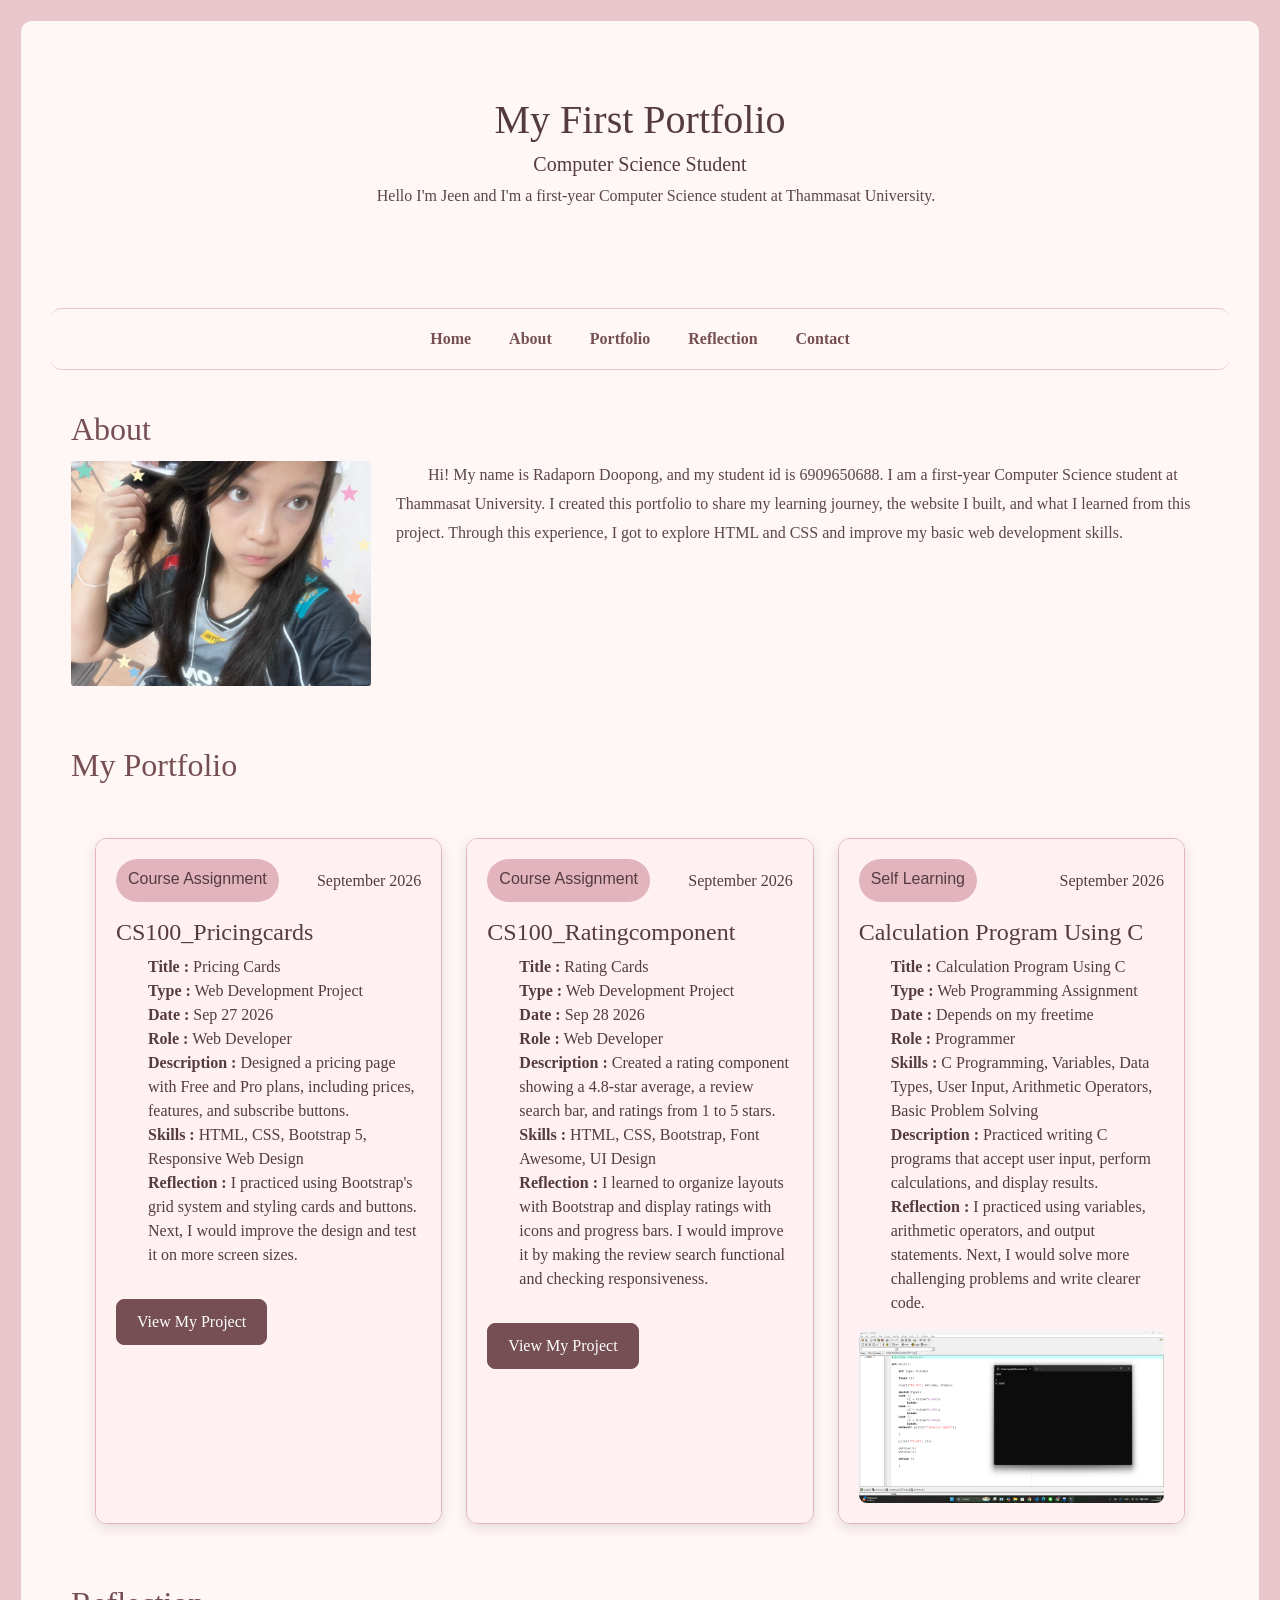
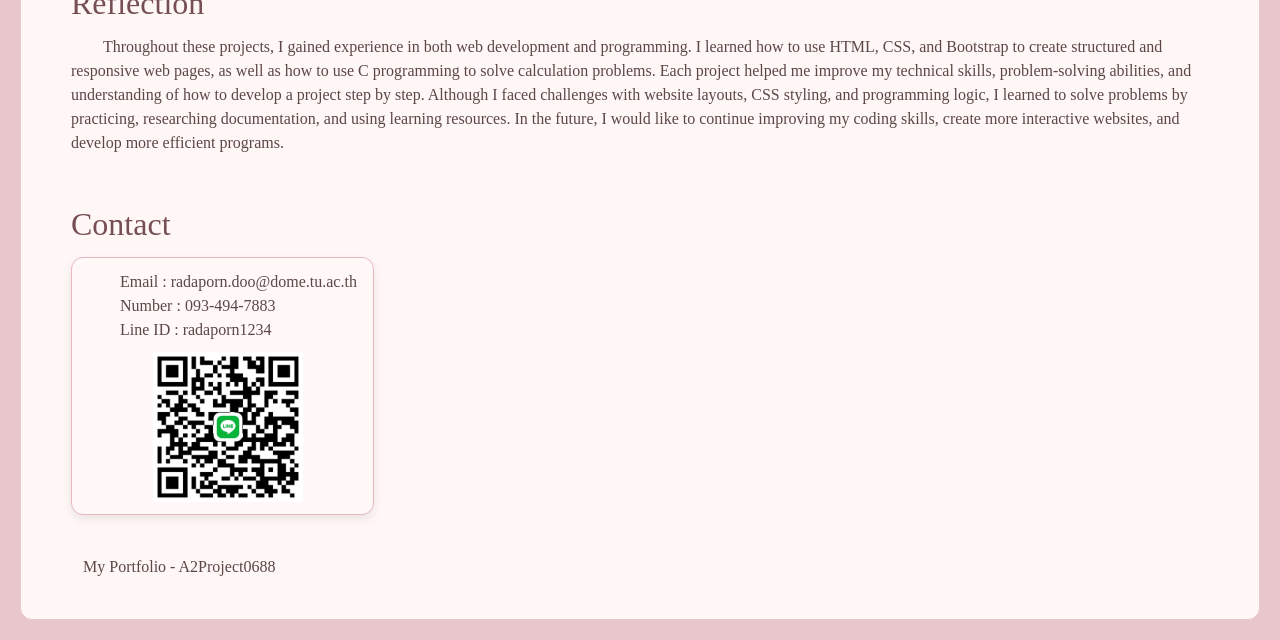
<file: index.html>
<!DOCTYPE html>
<html lang="en">

<head>
    <meta charset="UTF-8">
    <meta name="viewport" content="width=device-width, initial-scale=1.0">
    <title>A2Project0688</title>
    <link href="https://cdn.jsdelivr.net/npm/bootstrap@5.3.3/dist/css/bootstrap.min.css" rel="stylesheet">
    <link rel="stylesheet" href="css/style.css">
</head>

<body>

    <div id="page">
        <section id="home">
            <header class="header">

                <h1>My First Portfolio</h1>

                <h5>Computer Science Student</h5>

                <p>
                    Hello I'm Jeen and I'm a first-year Computer Science student
                    at Thammasat University.
                </p>

            </header>
        </section>


        <nav class="navbar">
            <a href="#home">Home</a>
            <a href="#about">About</a>
            <a href="#portfolio">Portfolio</a>
            <a href="#reflection">Reflection</a>
            <a href="#contact">Contact</a>
        </nav>

        <main>

            <section id="about">
                <h2>About</h2>
                <div class="about-content">
                    <img src="media/S__10289176.jpg" alt="My Pic" class="profile-img">

                    <p>
                        Hi! My name is Radaporn Doopong, and my student id is 6909650688. I am a first-year Computer
                        Science student at Thammasat
                        University.
                        I created this portfolio to share my learning journey, the website I built, and what I
                        learned from this project.
                        Through this experience, I got to explore HTML and CSS and improve my basic web development
                        skills.
                    </p>
                </div>

            </section>

            <section id="portfolio">
                <h2>My Portfolio</h2>

                <div class="container mt-5">
                    <div class="row g-4">

                        <div class="col-md-4">
                            <div class="card bg-light h-100">
                                <div class="card-body">
                                    <div class="d-flex flex-wrap justify-content-between align-items-center gap-2 mb-3">
                                        <div class="type-label">
                                            <h6>Course Assignment</h6>
                                        </div>
                                        <span class="date-label">September 2026</span>
                                    </div>
                                    <h4>CS100_Pricingcards</h4>
                                    <ul>
                                        <li class="list-group-item border-0"><span class="fw-bold">Title :</span>
                                            Pricing Cards</li>
                                        <li class="list-group-item border-0"><span class="fw-bold">Type :</span> Web
                                            Development Project</li>
                                        <li class="list-group-item border-0"><span class="fw-bold">Date :</span> Sep 27
                                            2026</li>
                                        <li class="list-group-item border-0"><span class="fw-bold">Role :</span> Web
                                            Developer</li>
                                        <li class="list-group-item border-0"><span class="fw-bold">Description :</span>
                                            Designed a pricing page with Free and Pro plans, including prices, features,
                                            and subscribe buttons.</li>
                                        <li class="list-group-item border-0"><span class="fw-bold">Skills :</span> HTML,
                                            CSS, Bootstrap 5, Responsive Web Design</li>
                                        <li class="list-group-item border-0"><span class="fw-bold">Reflection :</span>
                                            I practiced using Bootstrap's grid system and styling cards and buttons.
                                            Next, I would improve the design and test it on more screen sizes.</li>
                                    </ul>

                                    <a class="btn btn-outline-pink mt-3"
                                        href="https://radaporn-doo.github.io/cs100_pricingcard/">
                                        View My Project
                                    </a>


                                </div>
                            </div>
                        </div>

                        <div class="col-md-4">
                            <div class="card bg-light h-100">
                                <div class="card-body">
                                    <div class="d-flex flex-wrap justify-content-between align-items-center gap-2 mb-3">
                                        <div class="type-label">
                                            <h6>Course Assignment</h6>
                                        </div>
                                        <span class="date-label">September 2026</span>
                                    </div>
                                    <h4>CS100_Ratingcomponent</h4>
                                    <ul>
                                        <li class="list-group-item border-0"><span class="fw-bold">Title :</span>
                                            Rating Cards </li>
                                        <li class="list-group-item border-0"><span class="fw-bold">Type :</span> Web
                                            Development Project</li>
                                        <li class="list-group-item border-0"><span class="fw-bold">Date :</span> Sep
                                            28 2026</li>
                                        <li class="list-group-item border-0"><span class="fw-bold">Role :</span> Web
                                            Developer</li>
                                        <li class="list-group-item border-0"><span class="fw-bold">Description
                                                :</span> Created a rating component showing a 4.8-star average, a review
                                            search bar, and ratings from 1 to 5 stars.</li>
                                        <li class="list-group-item border-0"><span class="fw-bold">Skills :</span>
                                            HTML, CSS, Bootstrap, Font Awesome, UI Design</li>
                                        <li class="list-group-item border-0"><span class="fw-bold">Reflection
                                                :</span> I learned to organize layouts with Bootstrap and display
                                            ratings with icons and progress bars. I would improve it by making the
                                            review search functional and checking responsiveness.</li>
                                    </ul>

                                    <a class="btn btn-outline-pink mt-3"
                                        href="https://radaporn-doo.github.io/cs100_ratingcomponent/"
                                        class="product-button">
                                        View My Project
                                    </a>

                                </div>
                            </div>
                        </div>

                        <div class="col-md-4">
                            <div class="card bg-light h-100">
                                <div class="card-body">
                                    <div class="d-flex flex-wrap justify-content-between align-items-center gap-2 mb-3">
                                        <div class="type-label">
                                            <h6>Self Learning</h6>
                                        </div>
                                        <span class="date-label">September 2026</span>
                                    </div>
                                    <h4>Calculation Program Using C</h4>
                                    <ul>
                                        <li class="list-group-item border-0"><span class="fw-bold">Title :</span>
                                            Calculation Program Using C</li>
                                        <li class="list-group-item border-0"><span class="fw-bold">Type :</span> Web
                                            Programming Assignment</li>
                                        <li class="list-group-item border-0"><span class="fw-bold">Date :</span>
                                            Depends on my freetime</li>
                                        <li class="list-group-item border-0"><span class="fw-bold">Role :</span>
                                            Programmer</li>
                                        <li class="list-group-item border-0"><span class="fw-bold">Skills :</span>
                                            C Programming, Variables, Data Types, User Input, Arithmetic Operators,
                                            Basic Problem Solving</li>
                                        <li class="list-group-item border-0"><span class="fw-bold">Description
                                                :</span> Practiced writing C programs that accept user input, perform
                                            calculations, and display results.</li>
                                        <li class="list-group-item border-0"><span class="fw-bold">Reflection
                                                :</span> I practiced using variables, arithmetic operators, and output
                                            statements. Next, I would solve more challenging problems and write clearer
                                            code.</li>
                                    </ul>

                                    <img src="media/c.png" alt="My work" class="My-project">

                                </div>
                            </div>
                        </div>

                    </div>
                </div>
            </section>

            <section id="reflection">
                <h2>Reflection</h2>

                <p>
                    Throughout these projects, I gained experience in both web development and programming. I learned
                    how to
                    use HTML, CSS, and Bootstrap to create structured and responsive web pages, as well as how to use C
                    programming to solve calculation problems. Each project helped me improve my technical skills,
                    problem-solving abilities, and understanding of how to develop a project step by step.

                    Although I faced challenges with website layouts, CSS styling, and programming logic, I learned to
                    solve
                    problems by practicing, researching documentation, and using learning resources. In the future, I
                    would
                    like to continue improving my coding skills, create more interactive websites, and develop more
                    efficient programs.

                </p>
            </section>

        </main>

        <section id="contact">
            <h2>Contact</h2>
            <div class="container">
                <div class="row g-4">

                    <div class="col-md-12">
                        <div class="contact-card">
                            <p>Email : radaporn.doo@dome.tu.ac.th</p>
                            <p>Number : 093-494-7883</p>
                            <p>Line ID : radaporn1234</p>
                            <img src="media/QR.jpg" alt="my qr" class="my-qrcode">
                        </div>
                    </div>

                </div>
            </div>
        </section>


        <footer>
            <p> My Portfolio - A2Project0688</p>
        </footer>

    </div>

</body>

</html>
</file>
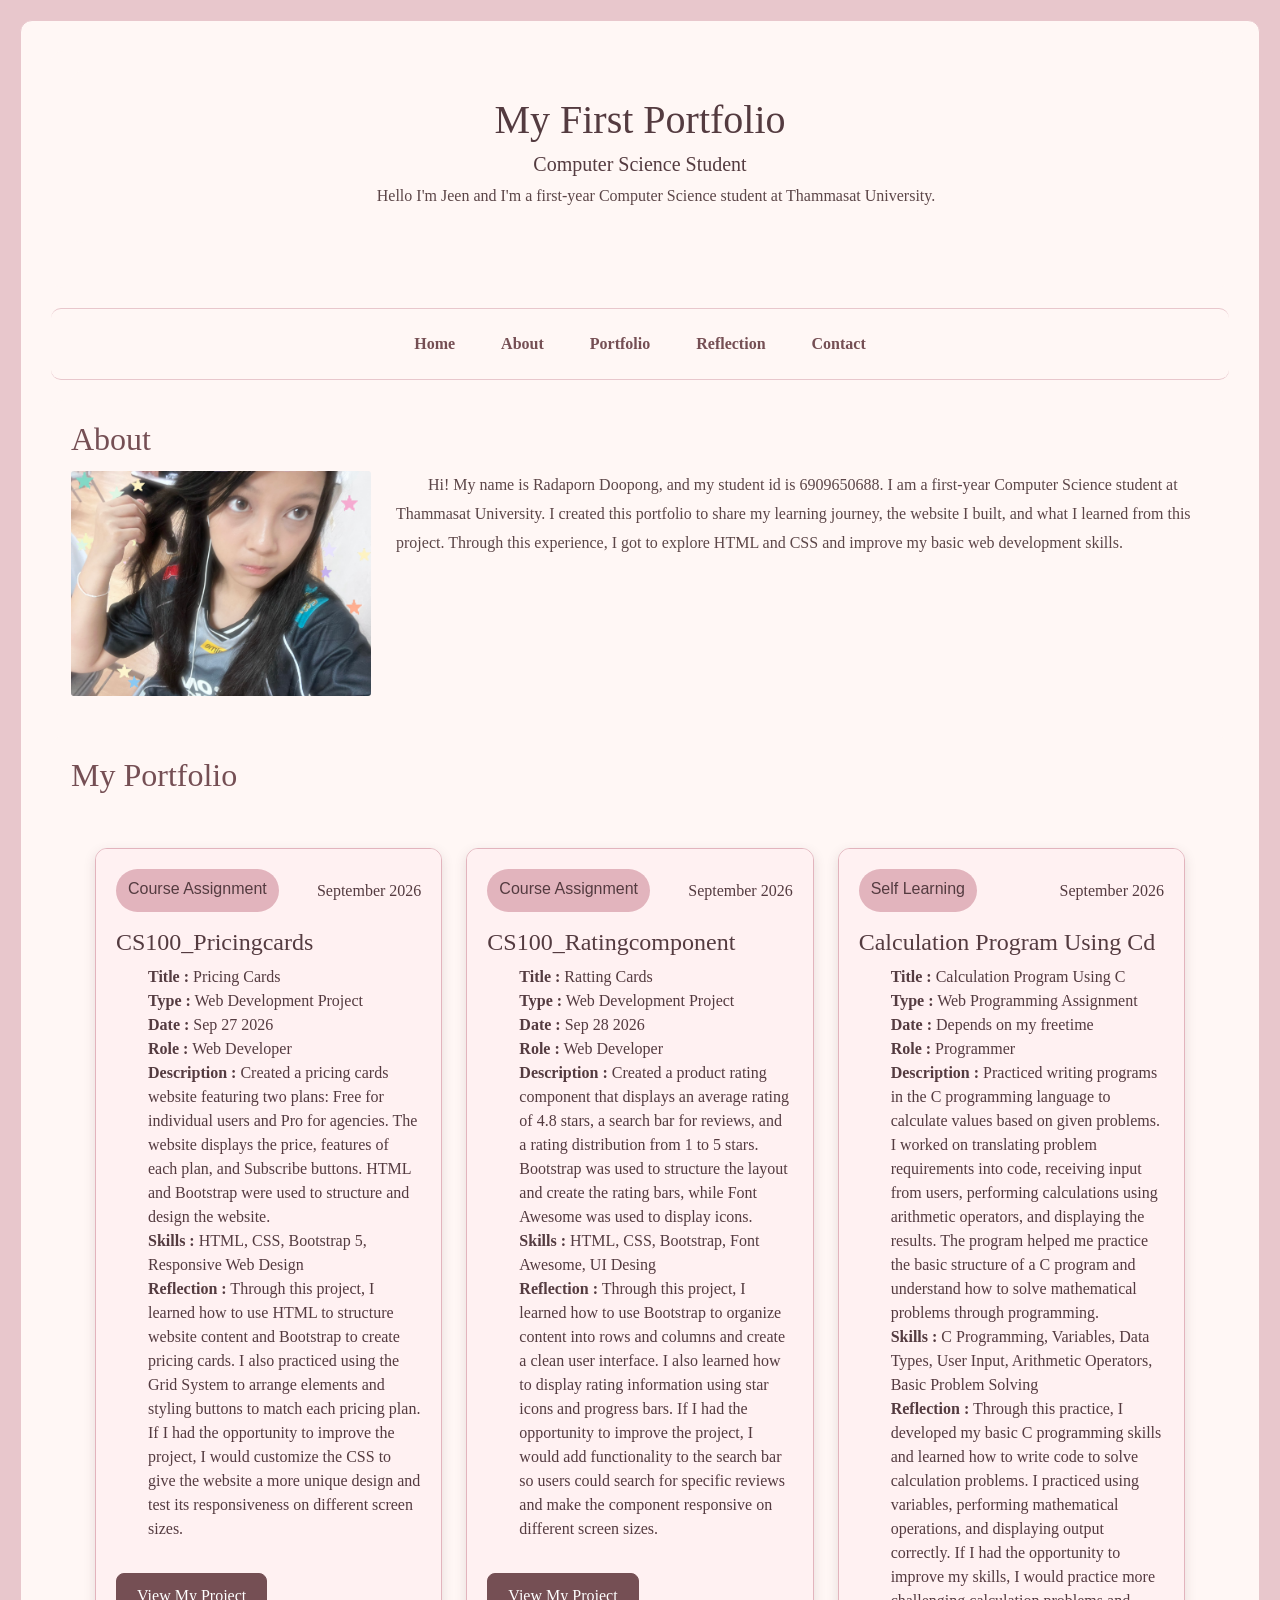
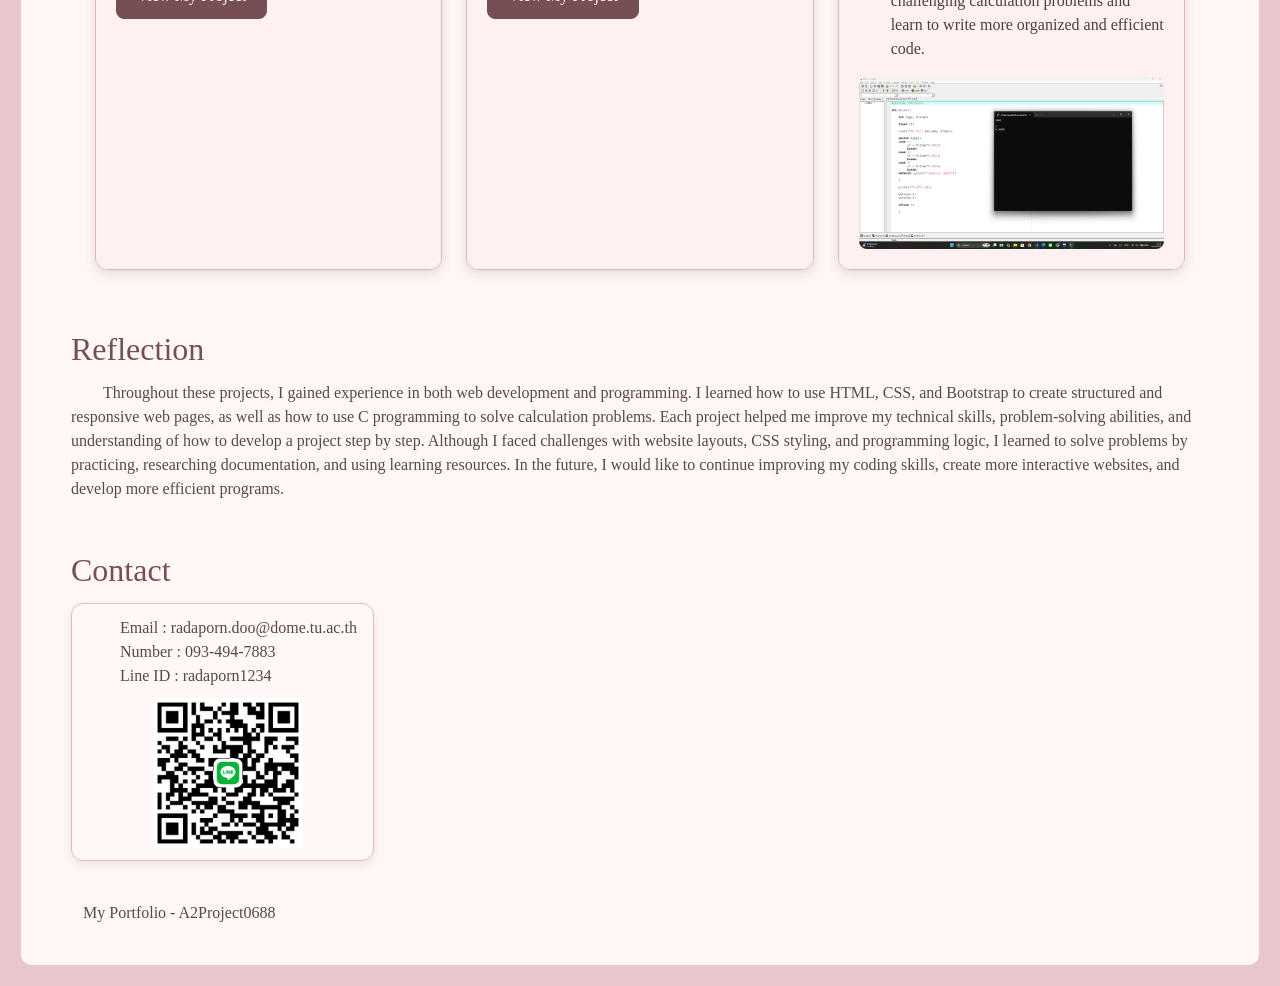
<file: A1project0688/index.html>
<!DOCTYPE html>
<html lang="en">

<head>
    <meta charset="UTF-8">
    <meta name="viewport" content="width=device-width, initial-scale=1.0">
    <title>A2Project0688</title>
    <link href="https://cdn.jsdelivr.net/npm/bootstrap@5.3.3/dist/css/bootstrap.min.css" rel="stylesheet">
    <link rel="stylesheet" href="css/style.css">
</head>

<body>

    <div id="page">
        <section id="home">
            <header class="header">

                <h1>My First Portfolio</h1>

                <h5>Computer Science Student</h5>

                <p>
                    Hello I'm Jeen and I'm a first-year Computer Science student
                    at Thammasat University.
                </p>

            </header>
        </section>


        <nav class="navbar">
            <a href="#home">Home</a>
            <a href="#about">About</a>
            <a href="#portfolio">Portfolio</a>
            <a href="#reflection">Reflection</a>
            <a href="#contact">Contact</a>
        </nav>

        <main>

            <section id="about">
                <h2>About</h2>
                <div class="about-content">
                    <img src="media/S__10289176.jpg" alt="My Pic" class="profile-img">

                    <p>
                        Hi! My name is Radaporn Doopong, and my student id is 6909650688. I am a first-year Computer
                        Science student at Thammasat
                        University.
                        I created this portfolio to share my learning journey, the website I built, and what I
                        learned from this project.
                        Through this experience, I got to explore HTML and CSS and improve my basic web development
                        skills.
                    </p>
                </div>

            </section>

            <section id="portfolio">
                <h2>My Portfolio</h2>

                <div class="container mt-5">
                    <div class="row g-4">

                        <div class="col-md-4">
                            <div class="card bg-ligth h-100">
                                <div class="card-body">
                                    <div class="d-flex flex-wrap justify-content-between align-items-center gap-2 mb-3">
                                        <div class="type-label">
                                            <h6>Course Assignment</h6>
                                        </div>
                                        <span class="date-label">September 2026</span>
                                    </div>
                                    <h4>CS100_Pricingcards</h4>
                                    <ul>
                                        <li class="list-group-item border-0"><span class="fw-bold">Title :</span>
                                            Pricing Cards</li>
                                        <li class="list-group-item border-0"><span class="fw-bold">Type :</span> Web
                                            Development Project</li>
                                        <li class="list-group-item border-0"><span class="fw-bold">Date :</span> Sep 27
                                            2026</li>
                                        <li class="list-group-item border-0"><span class="fw-bold">Role :</span> Web
                                            Developer</li>
                                        <li class="list-group-item border-0"><span class="fw-bold">Description :</span>
                                            Created a pricing cards website featuring two plans: Free for individual
                                            users and Pro for agencies. The website displays the price, features of each
                                            plan, and Subscribe buttons. HTML and Bootstrap were used to structure and
                                            design the website.</li>
                                        <li class="list-group-item border-0"><span class="fw-bold">Skills :</span> HTML,
                                            CSS, Bootstrap 5, Responsive Web Design</li>
                                        <li class="list-group-item border-0"><span class="fw-bold">Reflection :</span>
                                            Through this project, I learned how to use HTML to structure website content
                                            and Bootstrap to create pricing cards. I also practiced using the Grid
                                            System to arrange elements and styling buttons to match each pricing plan.
                                            If I had the opportunity to improve the project, I would customize the CSS
                                            to give the website a more unique design and test its responsiveness on
                                            different screen sizes.</li>
                                    </ul>

                                    <a class="btn btn-outline-pink mt-3"
                                        href="https://radaporn-doo.github.io/cs100_pricingcard/">
                                        View My Project
                                    </a>


                                </div>
                            </div>
                        </div>

                        <div class="col-md-4">
                            <div class="card bg-ligth h-100">
                                <div class="card-body">
                                    <div class="d-flex flex-wrap justify-content-between align-items-center gap-2 mb-3">
                                        <div class="type-label">
                                            <h6>Course Assignment</h6>
                                        </div>
                                        <span class="date-label">September 2026</span>
                                    </div>
                                    <h4>CS100_Ratingcomponent</h4>
                                    <ul>
                                        <li class="list-group-item border-0"><span class="fw-bold">Title :</span>
                                            Ratting Cards </li>
                                        <li class="list-group-item border-0"><span class="fw-bold">Type :</span> Web
                                            Development Project</li>
                                        <li class="list-group-item border-0"><span class="fw-bold">Date :</span> Sep
                                            28 2026</li>
                                        <li class="list-group-item border-0"><span class="fw-bold">Role :</span> Web
                                            Developer</li>
                                        <li class="list-group-item border-0"><span class="fw-bold">Description
                                                :</span> Created a product rating component that displays an average
                                            rating of 4.8 stars, a search bar for reviews, and a rating distribution
                                            from 1 to 5 stars. Bootstrap was used to structure the layout and create
                                            the rating bars, while Font Awesome was used to display icons.</li>
                                        <li class="list-group-item border-0"><span class="fw-bold">Skills :</span>
                                            HTML, CSS, Bootstrap, Font Awesome, UI Desing</li>
                                        <li class="list-group-item border-0"><span class="fw-bold">Reflection
                                                :</span> Through this project, I learned how to use Bootstrap to
                                            organize content into rows and columns and create a clean user
                                            interface. I also learned how to display rating information using star
                                            icons and progress bars. If I had the opportunity to improve the
                                            project, I would add functionality to the search bar so users could
                                            search for specific reviews and make the component responsive on
                                            different screen sizes.</li>
                                    </ul>

                                    <a class="btn btn-outline-pink mt-3"
                                        href="https://radaporn-doo.github.io/cs100_ratingcomponent/"
                                        class="product-button">
                                        View My Project
                                    </a>

                                </div>
                            </div>
                        </div>

                        <div class="col-md-4">
                            <div class="card bg-ligth h-100">
                                <div class="card-body">
                                    <div class="d-flex flex-wrap justify-content-between align-items-center gap-2 mb-3">
                                        <div class="type-label">
                                            <h6>Self Learning</h6>
                                        </div>
                                        <span class="date-label">September 2026</span>
                                    </div>
                                    <h4>Calculation Program Using Cd</h4>
                                    <ul>
                                        <li class="list-group-item border-0"><span class="fw-bold">Title :</span>
                                            Calculation Program Using C</li>
                                        <li class="list-group-item border-0"><span class="fw-bold">Type :</span> Web
                                            Programming Assignment</li>
                                        <li class="list-group-item border-0"><span class="fw-bold">Date :</span>
                                            Depends on my freetime</li>
                                        <li class="list-group-item border-0"><span class="fw-bold">Role :</span>
                                            Programmer</li>
                                        <li class="list-group-item border-0"><span class="fw-bold">Description
                                                :</span> Practiced writing programs in the C programming language to
                                            calculate values based on given problems. I worked on translating problem
                                            requirements into code, receiving input from users, performing calculations
                                            using arithmetic operators, and displaying the results. The program helped
                                            me practice the basic structure of a C program and understand how to solve
                                            mathematical problems through programming.</li>
                                        <li class="list-group-item border-0"><span class="fw-bold">Skills :</span>
                                            C Programming, Variables, Data Types, User Input, Arithmetic Operators,
                                            Basic Problem Solving</li>
                                        <li class="list-group-item border-0"><span class="fw-bold">Reflection
                                                :</span> Through this practice, I developed my basic C programming
                                            skills and learned how to write code to solve calculation problems. I
                                            practiced using variables, performing mathematical operations, and
                                            displaying output correctly. If I had the opportunity to improve my skills,
                                            I would practice more challenging calculation problems and learn to write
                                            more organized and efficient code.</li>
                                    </ul>

                                    <img src="media/c.png" alt="My work" class="My-project">

                                </div>
                            </div>
                        </div>

                    </div>
                </div>
            </section>

            <section id="reflection">
                <h2>Reflection</h2>

                <p>
                    Throughout these projects, I gained experience in both web development and programming. I learned
                    how to
                    use HTML, CSS, and Bootstrap to create structured and responsive web pages, as well as how to use C
                    programming to solve calculation problems. Each project helped me improve my technical skills,
                    problem-solving abilities, and understanding of how to develop a project step by step.

                    Although I faced challenges with website layouts, CSS styling, and programming logic, I learned to
                    solve
                    problems by practicing, researching documentation, and using learning resources. In the future, I
                    would
                    like to continue improving my coding skills, create more interactive websites, and develop more
                    efficient programs.

                </p>
            </section>

        </main>

        <section id="contact">
            <h2>Contact</h2>
            <div class="container">
                <div class="row g-4">

                    <div class="col-md-12">
                        <div class="contact-card">
                            <p>Email : radaporn.doo@dome.tu.ac.th</p>
                            <p>Number : 093-494-7883</p>
                            <p>Line ID : radaporn1234</p>
                            <img src="media/QR.jpg" alt="my qr" class="my-qrcode">
                        </div>
                    </div>

                </div>
            </div>
        </section>


        <footer>
            <p> My Portfolio - A2Project0688</p>
        </footer>

    </div>

</body>

</html>
</file>
<file: css/style.css>
/*GLOBAL / PAGE LAYOUT*/
html {
    scroll-behavior: smooth;
}

body {
    background-color: #E8C7CC;
    font-family: Cambria, Cochin, Georgia, Times, 'Times New Roman', serif;
    color: #543B40;
    padding: 20px;
}

.page,
#page {
    background-color: #FFF7F5;
    padding: 30px;
    border: 1px solid #E8C7CC;
    border-radius: 12px;
}

.header {
    background-color: #FFF7F5;
    text-align: center;
    padding: 25px;
    margin-bottom: 25px;
    border-radius: 12px;
}

section {
    background-color: #FFF7F5;
    padding: 20px;
    margin-bottom: 20px;
    border-radius: 12px;
}
/*HEADINGS / TEXT*/
h1,
h4,
h6 {
    color: #543B40;
}

h2 {
    color: #754F54;
    padding-bottom: 5px;
}

h6 {
    margin-top: 5px;
}

p {
    color: #5C4648;
    margin-bottom: 10px;
    text-indent: 2em;
}

.about-content p {
    flex: 1;
    min-width: 0;
    margin: 0;
    text-align: left;
    line-height: 1.8;
}

/*LINKS / BUTTONS*/
a {
    color: #A45D70;
    text-decoration: none;
    font-weight: bold;
    transition: color 0.3s;
}

a:hover {
    color: #75404D;
}

button,
.btn {
    background-color: #754F54;
    color: #FFFFFF;
    border: 1px solid #754F54;
    border-radius: 8px;
    padding: 10px 20px;
    transition: background-color 0.3s, color 0.3s;
}

button:hover,
.btn:hover {
    background-color: #A45D70;
    color: #FFFFFF;
    border-color: #A45D70;
}

/*NAVBAR*/
.navbar {
    display: flex;
    justify-content: center;
    align-items: center;
    flex-wrap: wrap;
    gap: 10px;
    padding: 10px 15px;
    background-color: #FFF7F5;
    border-top: 1px solid #E8C7CC;
    border-bottom: 1px solid #E8C7CC;
    margin-bottom: 20px;
    border-radius: 10px;
}

.navbar a {
    display: inline-block;
    text-decoration: none;
    color: #754F54;
    font-size: 16px;
    font-weight: 600;
    padding: 8px 14px;
    border-radius: 8px;
    transition: all 0.3s ease;
}

.navbar a:hover {
    background-color: #E8B7C0;
    color: #FFFFFF;
}

/*ABOUT / PROFILE IMAGE*/
.about-content {
    display: flex;
    flex-direction: row;
    align-items: flex-start;
    gap: 25px;
}

.profile-img {
    display: block;
    width: 300px;
    max-width: 40%;
    height: auto;
    flex-shrink: 0;
    border-radius: 3px;
}

/*PORTFOLIO / PROJECT CARDS*/
#portfolio .container {
    max-width: 100%;
}

#portfolio .row {
    display: flex;
    flex-direction: row;
    flex-wrap: wrap;
    align-items: stretch;
    margin-left: 0;
    margin-right: 0;
}

#portfolio .row > [class*="col-"] {
    display: flex;
    min-width: 0;
}

#portfolio .card {
    width: 100%;
    height: 100%;
    min-width: 0;
    background-color: #FFF1F2;
    color: #543B40;
    border: 1px solid #E2B4BD;
    border-radius: 12px;
    box-shadow: 0 4px 12px rgba(84, 59, 64, 0.15);
    overflow: hidden;
}

#portfolio .card-body {
    background-color: #FFF1F2;
    color: #543B40;
    padding: 20px;
    overflow-wrap: anywhere;
}

#portfolio .card p {
    color: #754F54;
}

#portfolio .card h4 {
    overflow-wrap: anywhere;
}

#portfolio .card img {
    width: 100%;
    height: auto;
    display: block;
    object-fit: contain;
    border-radius: 8px;
}

.card {
    border-color: #E8C7CC;
}

.card-body {
    color: #543B40;
}

.type-label {
    display: inline-block;
    padding: 0.35rem 0.75rem;
    border-radius: 999px;
    background-color: #E2B4BD;
    color: #804858;
    font-family: Arial, sans-serif;
    font-size: 0.8rem;
    font-weight: 700;
}

/*contact-card*/
.contact-card {
    background-color: #fff8f7;
    border: 1px solid #e8b7c0;
    border-radius: 12px;
    padding: 12px 16px;
    margin: 0;
    width: fit-content;
    max-width: 100%;
    box-shadow: 0 4px 10px rgba(0, 0, 0, 0.08);
}

.contact-card p {
    margin: 0;
    text-align: left;
    overflow-wrap: anywhere;
}

#contact .container,
#contact .row,
#contact .col-md-12 {
    margin-left: 0;
    margin-right: 0;
    padding-left: 0;
    padding-right: 0;
}

.my-qrcode {
    display: block;
    width: 150px;
    max-width: 100%;
    height: auto;
    margin: 10px 0 0 65px;
}

/*SECTION ANCHOR SPACING*/
#reflection {
    scroll-margin-top: 20px;
    margin-bottom: 10px;
    padding-bottom: 10px;
}

/*RESPONSIVE: TABLET (768px–991px)*/
@media (min-width: 768px) and (max-width: 991px) {
    #portfolio .row > .col-md-4 {
        flex: 0 0 50%;
        width: 50%;
        max-width: 50%;
    }

    .about-content {
        gap: 18px;
    }

    .profile-img {
        width: 240px;
        max-width: 40%;
    }
}

/*RESPONSIVE: MOBILE (up to 767px)*/
@media (max-width: 767px) {
    body {
        padding: 10px;
    }

    #page,
    .page {
        padding: 12px;
    }

    section {
        padding: 12px;
    }

    #portfolio .row > .col-md-4 {
        flex: 0 0 100%;
        width: 100%;
        max-width: 100%;
    }

    .navbar {
        gap: 2px;
        padding: 6px 4px;
    }

    .navbar a {
        padding: 6px 8px;
        font-size: 14px;
    }

    .about-content {
        flex-direction: column;
        align-items: flex-start;
        gap: 15px;
    }

    .profile-img {
        width: 160px;
        max-width: 100%;
    }

    .my-qrcode {
        width: 150px;
        max-width: 100%;
        margin: 10px auto 0;
    }

    .contact-card {
        width: 100%;
        max-width: 100%;
        box-sizing: border-box;
    }
}
</file>
<file: A1project0688/css/style.css>
body {
    background-color: #E8C7CC;
    font-family: Cambria, Cochin, Georgia, Times, 'Times New Roman', serif;
    color: #543B40;
    padding: 20px;
}

.page {
    background-color: #FFF7F5;
    padding: 30px;
    border: 1px solid #E8C7CC;
    border-radius: 12px;
}

#page {
    background-color: #FFF7F5;
    padding: 30px;
    border: 1px solid #E8C7CC;
    border-radius: 12px;
}

.header {
    background-color: #FFF7F5;
    text-align: center;
    padding: 25px;
    margin-bottom: 25px;
    border-radius: 12px;
}

h1 {
    color: #543B40;
}

h2 {
    color: #754F54;
    padding-bottom: 5px;
}

h4 {
    color: #543B40;
}

h6 {
    margin-top: 5px;
    color: #543B40;
}

p {
    color: #5C4648;
    margin-bottom: 10px;
    text-indent: 2em;
}

section {
    background-color: #FFF7F5;
    padding: 20px;
    margin-bottom: 20px;
    border-radius: 12px;
}

a {
    color: #A45D70;
    text-decoration: none;
    font-weight: bold;
    transition: color 0.3s;
}

a:hover {
    color: #75404D;
}

#portfolio .container {
    max-width: 100%;
}

#portfolio .row {
    display: flex;
    flex-direction: row;
    flex-wrap: wrap;
    align-items: stretch;
    margin-left: 0;
    margin-right: 0;
}

#portfolio .row > .col-md-6 {
    width: 50%;
    display: flex;
    flex: 0 0 50%;
}

#portfolio .card {
    width: 100%;
    height: 100%;
    background-color: #FFF1F2;
    color: #543B40;
    border: 1px solid #E2B4BD;
    border-radius: 12px;
    box-shadow: 0 4px 12px rgba(84, 59, 64, 0.15);
    overflow: hidden;
}

#portfolio .card-body {
    background-color: #FFF1F2;
    color: #543B40;
    padding: 20px;
}

#portfolio .card p {
    color: #754F54;
}

#portfolio .card img {
    width: 100%;
    height: auto;
    display: block;
    object-fit: contain;
    border-radius: 8px;
}

#portfolio .card img {
    width: 100%;
    height: auto;
    display: block;
    object-fit: contain;
}

@media (max-width: 767px) {
    #portfolio .row > .col-md-6 {
        width: 100%;
        flex: 0 0 100%;
    }
}

.navbar {
    display: flex;
    justify-content: center;
    align-items: center;
    flex-wrap: wrap;
    gap: 18px;
    padding: 15px 20px;
    background-color: #FFF7F5;
    border-top: 1px solid #E8C7CC;
    border-bottom: 1px solid #E8C7CC;
    margin-bottom: 20px;
    border-radius: 10px;
}

.navbar a {
    display: inline-block;
    text-decoration: none;
    color: #754F54;
    font-size: 16px;
    font-weight: 600;
    padding: 8px 14px;
    border-radius: 8px;
    transition: all 0.3s ease;
}

.navbar a:hover {
    background-color: #E8B7C0;
    color: #FFFFFF;
}

html {
    scroll-behavior: smooth;
}

#reflection {
    scroll-margin-top: 20px;
    margin-bottom: 10px;
    padding-bottom: 10px;
}

button,
.btn {
    background-color: #754F54;
    color: #FFFFFF;
    border: 1px solid #754F54;
    border-radius: 8px;
    padding: 10px 20px;
    transition: background-color 0.3s, color 0.3s;
}

button:hover,
.btn:hover {
    background-color: #A45D70;
    color: #FFFFFF;
    border-color: #A45D70;
}

.card {
    border-color: #E8C7CC;
}

.card-body {
    color: #543B40;
}

@media (max-width: 767px) {
    #portfolio .row > .col-md-6 {
        width: 100%;
        flex: 0 0 100%;
    }
}


.type-label {
     display: inline-block;
    padding: 0.35rem 0.75rem;
    border-radius: 999px;
    background-color: #E2B4BD;
    color: #804858;
    font-family: Arial, sans-serif;
    font-size: 0.8rem;
    font-weight: 700;
}

.contact-card {
    background-color: #fff8f7;
    border: 1px solid #e8b7c0;
    border-radius: 12px;
    padding: 12px 16px;
    margin: 0;
    width: fit-content;
    max-width: 100%;
    box-shadow: 0 4px 10px rgba(0, 0, 0, 0.08);
}

.contact-card p {
    margin: 0;
    text-align: left;
    overflow-wrap: anywhere;
}


#contact .container,
#contact .row,
#contact .col-md-12 {
    margin-left: 0;
    margin-right: 0;
    padding-left: 0;
    padding-right: 0;
}


.my-qrcode {
   width: 150px;
   margin-left: 65px;
   margin-top: 10px;
}

.about-content {
    display: flex;
    flex-direction: row;
    align-items: flex-start;
    gap: 25px;
}

.profile-img {
    display: block;
    width: 300px;
    max-width: 40%;
    height: auto;
    flex-shrink: 0;
    border-radius: 3px;
}

.about-content p {
    flex: 1;
    min-width: 0;
    margin: 0;
    text-align: left;
    line-height: 1.8;
}

@media (max-width: 767px) {
    #portfolio .row > .col-md-6 {
        width: 100%;
        flex: 0 0 100%;
    }

    body {
        padding: 10px;
    }

    #page,
    .page {
        padding: 15px;
    }

    .about-content {
        flex-direction: column;
        align-items: flex-start;
        gap: 15px;
    }

    .profile-img {
        width: 160px;
        max-width: 100%;
    }
}

@media (max-width: 767px) {
    .about-content {
        flex-direction: column;
        align-items: flex-start;
        gap: 15px;
    }

    .profile-img {
        width: 160px;
        max-width: 100%;
    }
}
</file>
